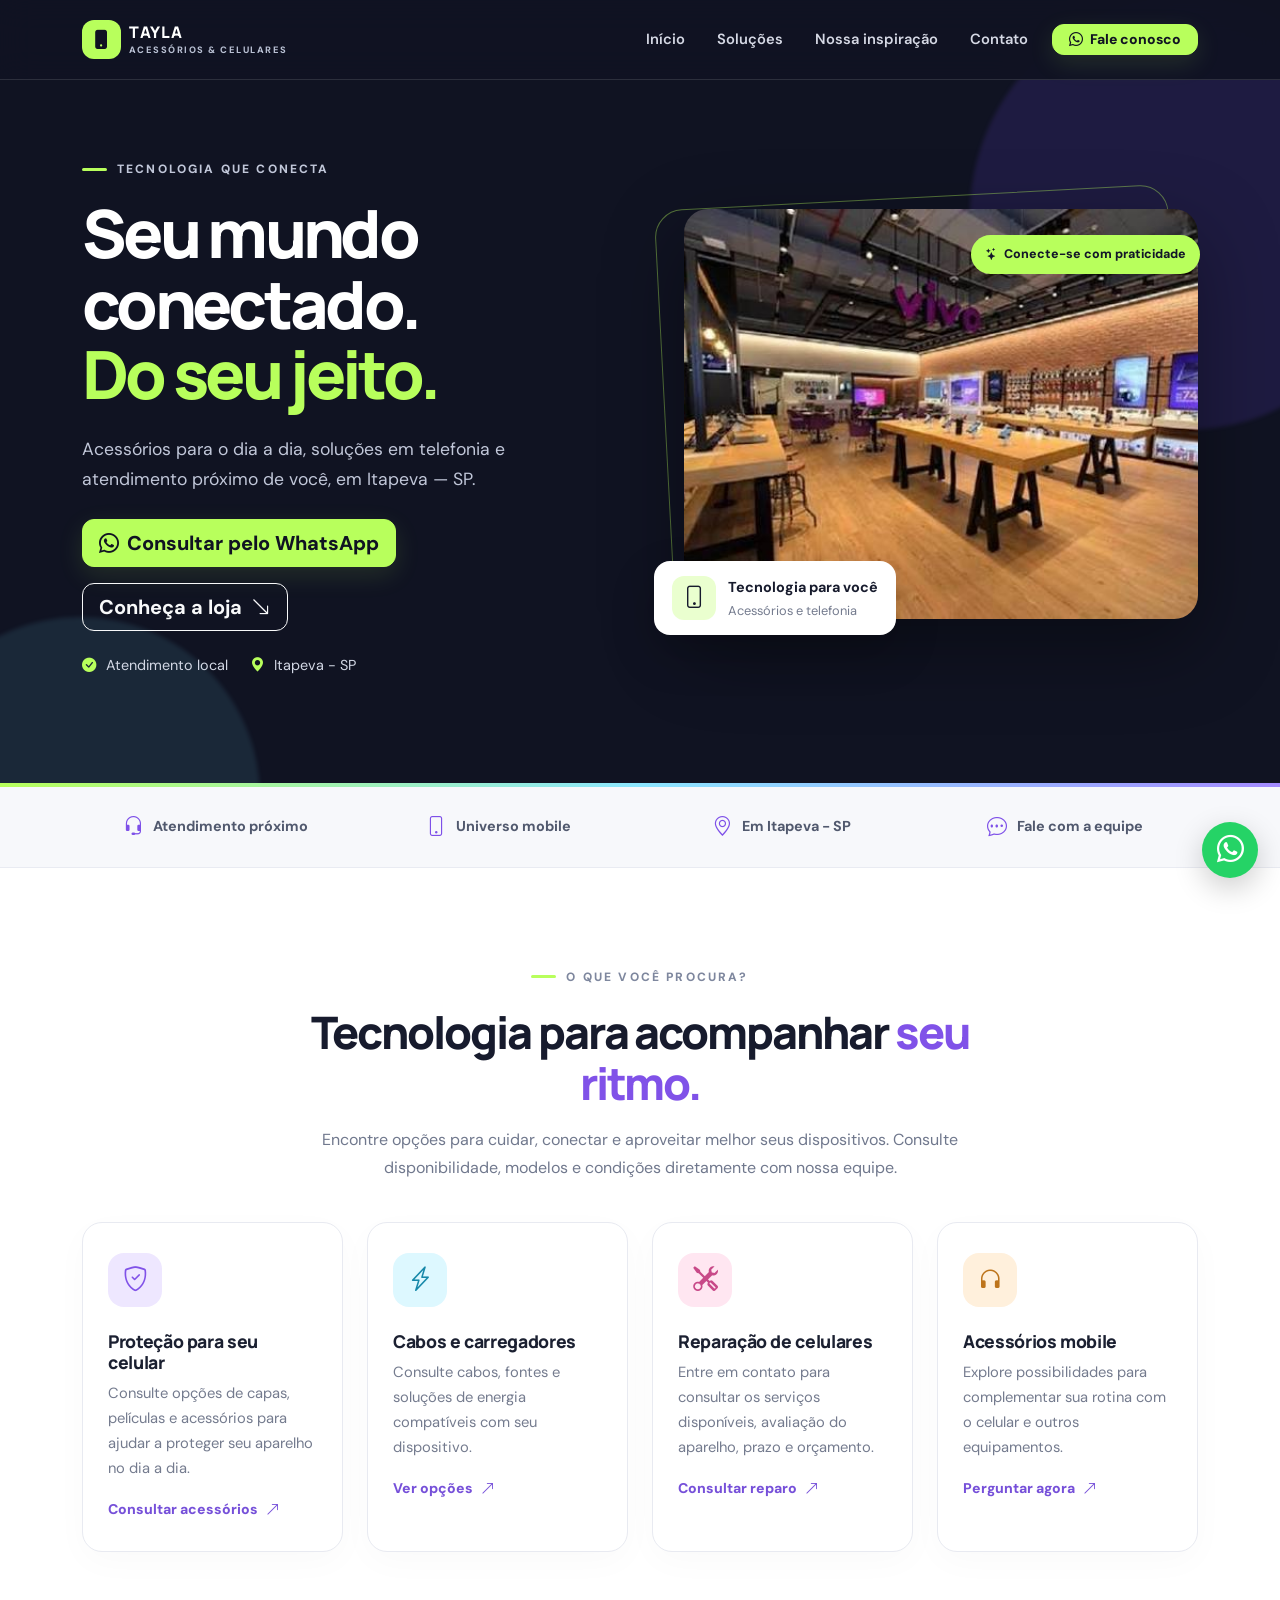
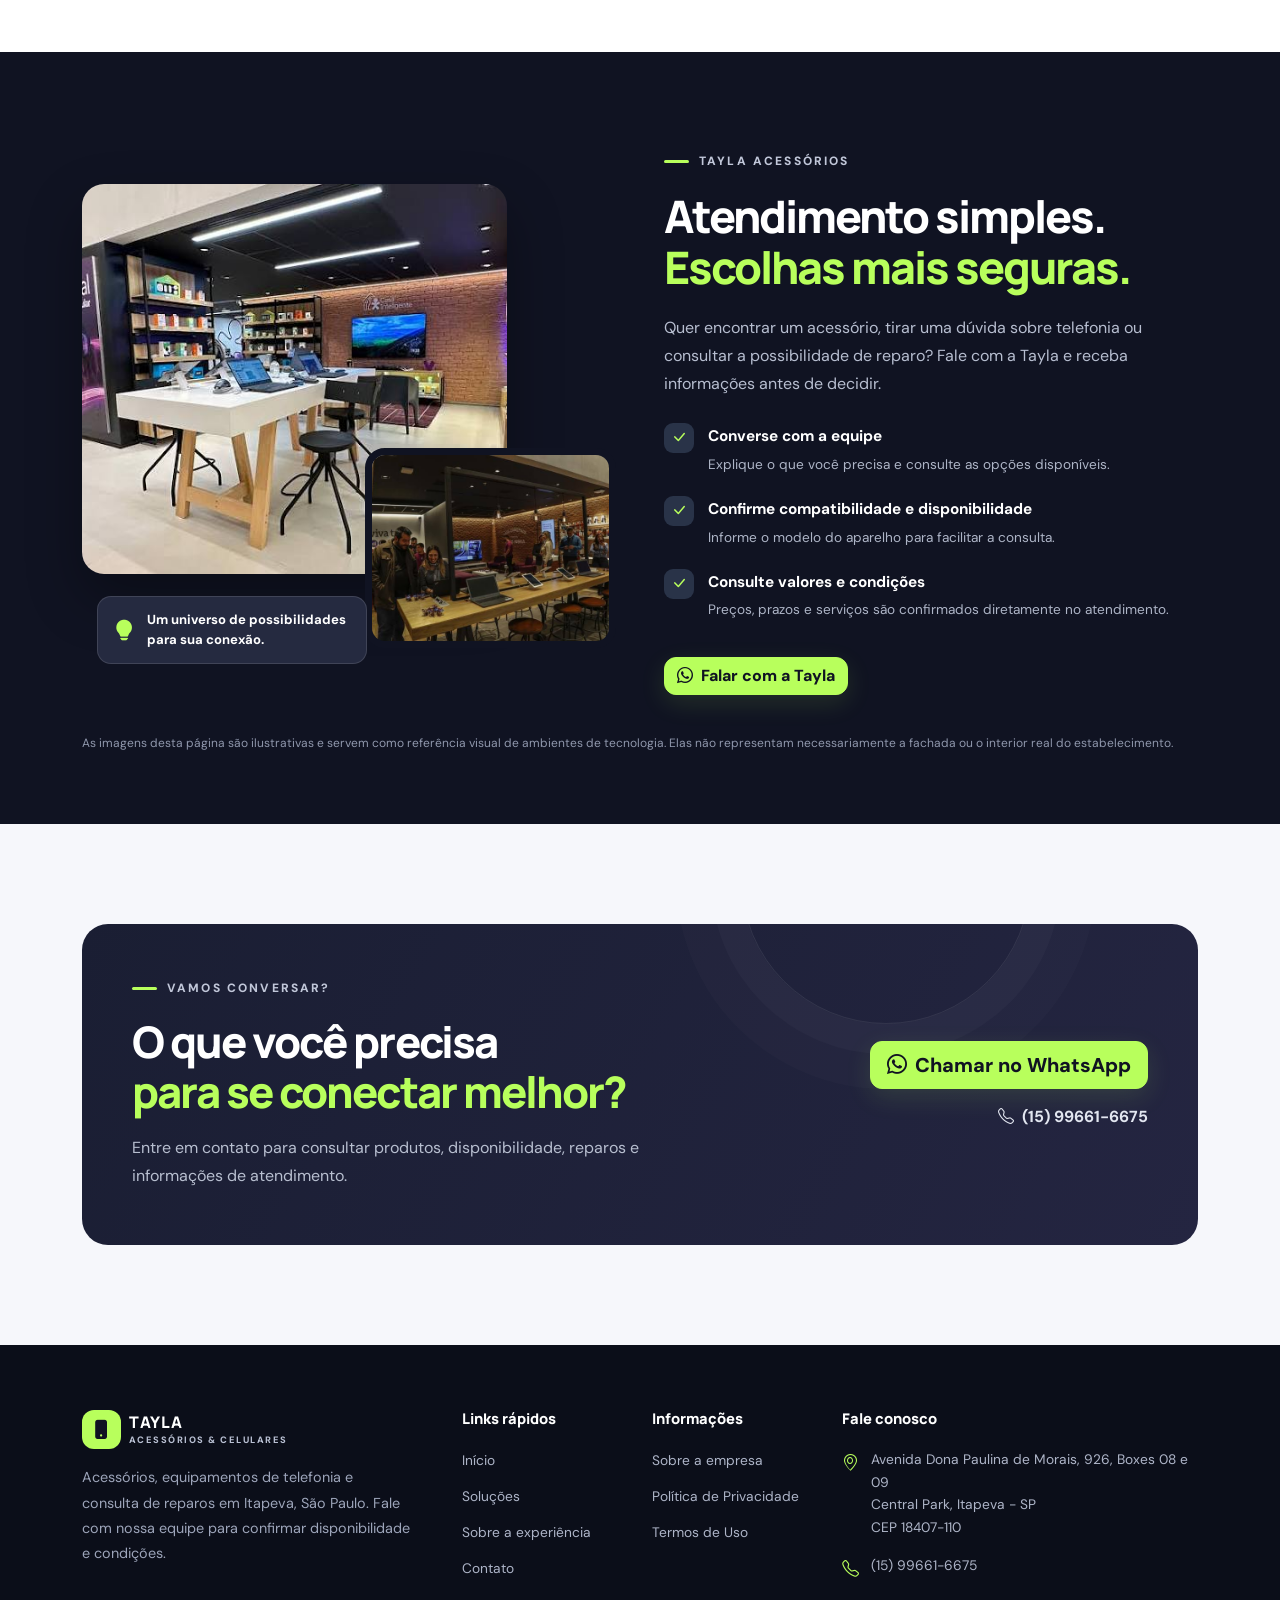
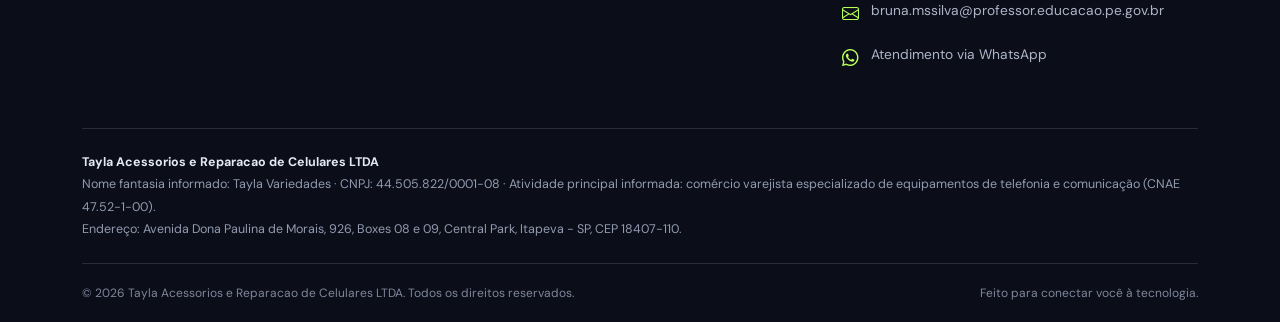
<file: index.html>
<!doctype html>
<html lang="pt-BR">
<head>
  <meta charset="utf-8">
  <meta name="viewport" content="width=device-width, initial-scale=1">
  <meta name="description" content="Tayla Acessorios e Reparacao de Celulares em Itapeva-SP. Acessórios para celular, equipamentos de telefonia e informações sobre atendimento e reparos.">
  <meta name="theme-color" content="#101322">
  <title>Tayla Acessorios e Reparacao de Celulares | Itapeva-SP</title>
  <link href="https://cdn.jsdelivr.net/npm/bootstrap@5.3.3/dist/css/bootstrap.min.css" rel="stylesheet">
  <link href="https://cdn.jsdelivr.net/npm/bootstrap-icons@1.11.3/font/bootstrap-icons.min.css" rel="stylesheet">
  <link rel="stylesheet" href="style.css">
</head>
<body>
<nav class="navbar navbar-expand-lg navbar-dark fixed-top site-nav">
  <div class="container">
    <a class="navbar-brand d-flex align-items-center gap-2" href="index.html">
      <span class="brand-icon"><i class="bi bi-phone-fill"></i></span>
      <span>TAYLA <small class="d-block">ACESSÓRIOS & CELULARES</small></span>
    </a>
    <button class="navbar-toggler" type="button" data-bs-toggle="collapse" data-bs-target="#mainNav" aria-controls="mainNav" aria-expanded="false" aria-label="Abrir menu"><span class="navbar-toggler-icon"></span></button>
    <div class="collapse navbar-collapse" id="mainNav">
      <ul class="navbar-nav ms-auto align-items-lg-center gap-lg-3">
        <li class="nav-item"><a class="nav-link" href="#inicio">Início</a></li>
        <li class="nav-item"><a class="nav-link" href="#solucoes">Soluções</a></li>
        <li class="nav-item"><a class="nav-link" href="#loja">Nossa inspiração</a></li>
        <li class="nav-item"><a class="nav-link" href="#contato">Contato</a></li>
        <li class="nav-item"><a class="btn btn-accent btn-sm px-3" href="https://wa.me/5515996616675" target="_blank" rel="noopener"><i class="bi bi-whatsapp me-1"></i> Fale conosco</a></li>
      </ul>
    </div>
  </div>
</nav>

<header class="hero-section" id="inicio">
  <div class="hero-glow glow-one"></div><div class="hero-glow glow-two"></div>
  <div class="container position-relative">
    <div class="row align-items-center g-5">
      <div class="col-lg-6">
        <div class="eyebrow"><span></span> TECNOLOGIA QUE CONECTA</div>
        <h1>Seu mundo conectado.<br><span>Do seu jeito.</span></h1>
        <p class="hero-lead">Acessórios para o dia a dia, soluções em telefonia e atendimento próximo de você, em Itapeva — SP.</p>
        <div class="d-flex flex-wrap gap-3 mt-4">
          <a class="btn btn-accent btn-lg" href="https://wa.me/5515996616675" target="_blank" rel="noopener"><i class="bi bi-whatsapp me-2"></i>Consultar pelo WhatsApp</a>
          <a class="btn btn-outline-light btn-lg" href="#solucoes">Conheça a loja <i class="bi bi-arrow-down-right ms-1"></i></a>
        </div>
        <div class="hero-points mt-4">
          <span><i class="bi bi-check-circle-fill"></i> Atendimento local</span>
          <span><i class="bi bi-geo-alt-fill"></i> Itapeva - SP</span>
        </div>
      </div>
      <div class="col-lg-6">
        <div class="hero-image-wrap">
          <img src="assets/loja-1.jpg" alt="Ambiente de loja de tecnologia com mesas de exposição de dispositivos" class="hero-image">
          <div class="floating-card"><span class="floating-icon"><i class="bi bi-phone"></i></span><div><strong>Tecnologia para você</strong><small>Acessórios e telefonia</small></div></div>
          <div class="image-tag"><i class="bi bi-stars me-1"></i> Conecte-se com praticidade</div>
        </div>
      </div>
    </div>
  </div>
  <div class="hero-bottom-line"></div>
</header>

<section class="trust-strip">
  <div class="container">
    <div class="row g-3 text-center">
      <div class="col-6 col-lg-3"><i class="bi bi-headset"></i><span>Atendimento próximo</span></div>
      <div class="col-6 col-lg-3"><i class="bi bi-phone"></i><span>Universo mobile</span></div>
      <div class="col-6 col-lg-3"><i class="bi bi-geo-alt"></i><span>Em Itapeva - SP</span></div>
      <div class="col-6 col-lg-3"><i class="bi bi-chat-dots"></i><span>Fale com a equipe</span></div>
    </div>
  </div>
</section>

<section class="section-pad" id="solucoes">
  <div class="container">
    <div class="section-heading text-center mx-auto">
      <div class="eyebrow justify-content-center"><span></span> O QUE VOCÊ PROCURA?</div>
      <h2>Tecnologia para acompanhar <span>seu ritmo.</span></h2>
      <p>Encontre opções para cuidar, conectar e aproveitar melhor seus dispositivos. Consulte disponibilidade, modelos e condições diretamente com nossa equipe.</p>
    </div>
    <div class="row g-4 mt-3">
      <div class="col-md-6 col-lg-3">
        <article class="service-card h-100"><div class="service-icon purple"><i class="bi bi-shield-check"></i></div><h3>Proteção para seu celular</h3><p>Consulte opções de capas, películas e acessórios para ajudar a proteger seu aparelho no dia a dia.</p><a href="https://wa.me/5515996616675?text=Ol%C3%A1%21%20Gostaria%20de%20consultar%20acess%C3%B3rios%20para%20celular." target="_blank" rel="noopener">Consultar acessórios <i class="bi bi-arrow-up-right"></i></a></article>
      </div>
      <div class="col-md-6 col-lg-3">
        <article class="service-card h-100"><div class="service-icon cyan"><i class="bi bi-lightning-charge"></i></div><h3>Cabos e carregadores</h3><p>Consulte cabos, fontes e soluções de energia compatíveis com seu dispositivo.</p><a href="https://wa.me/5515996616675?text=Ol%C3%A1%21%20Quero%20consultar%20cabos%20e%20carregadores." target="_blank" rel="noopener">Ver opções <i class="bi bi-arrow-up-right"></i></a></article>
      </div>
      <div class="col-md-6 col-lg-3">
        <article class="service-card h-100"><div class="service-icon pink"><i class="bi bi-tools"></i></div><h3>Reparação de celulares</h3><p>Entre em contato para consultar os serviços disponíveis, avaliação do aparelho, prazo e orçamento.</p><a href="https://wa.me/5515996616675?text=Ol%C3%A1%21%20Gostaria%20de%20consultar%20um%20reparo%20para%20celular." target="_blank" rel="noopener">Consultar reparo <i class="bi bi-arrow-up-right"></i></a></article>
      </div>
      <div class="col-md-6 col-lg-3">
        <article class="service-card h-100"><div class="service-icon orange"><i class="bi bi-headphones"></i></div><h3>Acessórios mobile</h3><p>Explore possibilidades para complementar sua rotina com o celular e outros equipamentos.</p><a href="https://wa.me/5515996616675?text=Ol%C3%A1%21%20Gostaria%20de%20conhecer%20os%20acess%C3%B3rios%20dispon%C3%ADveis." target="_blank" rel="noopener">Perguntar agora <i class="bi bi-arrow-up-right"></i></a></article>
      </div>
    </div>
  </div>
</section>

<section class="feature-section" id="loja">
  <div class="container">
    <div class="row align-items-center g-5">
      <div class="col-lg-6">
        <div class="gallery-grid">
          <img src="assets/loja-2.jpg" alt="Exemplo ilustrativo de espaço de atendimento para tecnologia" class="gallery-main">
          <img src="assets/loja-3.jpg" alt="Exemplo ilustrativo de exposição de dispositivos e acessórios" class="gallery-overlap">
          <div class="gallery-caption"><i class="bi bi-lightbulb-fill"></i><span>Um universo de possibilidades para sua conexão.</span></div>
        </div>
      </div>
      <div class="col-lg-6">
        <div class="eyebrow"><span></span> TAYLA ACESSÓRIOS</div>
        <h2>Atendimento simples.<br><span>Escolhas mais seguras.</span></h2>
        <p class="feature-copy">Quer encontrar um acessório, tirar uma dúvida sobre telefonia ou consultar a possibilidade de reparo? Fale com a Tayla e receba informações antes de decidir.</p>
        <div class="feature-list">
          <div><span><i class="bi bi-check-lg"></i></span><p><strong>Converse com a equipe</strong><small>Explique o que você precisa e consulte as opções disponíveis.</small></p></div>
          <div><span><i class="bi bi-check-lg"></i></span><p><strong>Confirme compatibilidade e disponibilidade</strong><small>Informe o modelo do aparelho para facilitar a consulta.</small></p></div>
          <div><span><i class="bi bi-check-lg"></i></span><p><strong>Consulte valores e condições</strong><small>Preços, prazos e serviços são confirmados diretamente no atendimento.</small></p></div>
        </div>
        <a class="btn btn-accent mt-3" href="https://wa.me/5515996616675" target="_blank" rel="noopener"><i class="bi bi-whatsapp me-2"></i>Falar com a Tayla</a>
      </div>
    </div>
    <p class="image-disclaimer">As imagens desta página são ilustrativas e servem como referência visual de ambientes de tecnologia. Elas não representam necessariamente a fachada ou o interior real do estabelecimento.</p>
  </div>
</section>

<section class="contact-section section-pad" id="contato">
  <div class="container">
    <div class="contact-panel">
      <div class="row align-items-center g-4">
        <div class="col-lg-7">
          <div class="eyebrow"><span></span> VAMOS CONVERSAR?</div>
          <h2>O que você precisa<br><span>para se conectar melhor?</span></h2>
          <p>Entre em contato para consultar produtos, disponibilidade, reparos e informações de atendimento.</p>
        </div>
        <div class="col-lg-5 text-lg-end">
          <a class="btn btn-accent btn-lg" href="https://wa.me/5515996616675" target="_blank" rel="noopener"><i class="bi bi-whatsapp me-2"></i>Chamar no WhatsApp</a>
          <a class="contact-phone d-block mt-3" href="tel:+5515996616675"><i class="bi bi-telephone me-2"></i>(15) 99661-6675</a>
        </div>
      </div>
    </div>
  </div>
</section>

<footer class="site-footer">
  <div class="container">
    <div class="row g-4 footer-main">
      <div class="col-lg-4">
        <a class="navbar-brand d-inline-flex align-items-center gap-2 mb-3" href="#inicio"><span class="brand-icon"><i class="bi bi-phone-fill"></i></span><span>TAYLA <small class="d-block">ACESSÓRIOS & CELULARES</small></span></a>
        <p class="footer-about">Acessórios, equipamentos de telefonia e consulta de reparos em Itapeva, São Paulo. Fale com nossa equipe para confirmar disponibilidade e condições.</p>
      </div>
      <div class="col-6 col-lg-2">
        <h3>Links rápidos</h3>
        <ul class="footer-links"><li><a href="#inicio">Início</a></li><li><a href="#solucoes">Soluções</a></li><li><a href="#loja">Sobre a experiência</a></li><li><a href="#contato">Contato</a></li></ul>
      </div>
      <div class="col-6 col-lg-2">
        <h3>Informações</h3>
        <ul class="footer-links"><li><a href="sobre.html">Sobre a empresa</a></li><li><a href="politica-privacidade.html">Política de Privacidade</a></li><li><a href="termos-uso.html">Termos de Uso</a></li></ul>
      </div>
      <div class="col-lg-4">
        <h3>Fale conosco</h3>
        <ul class="footer-contact">
          <li><i class="bi bi-geo-alt"></i><span>Avenida Dona Paulina de Morais, 926, Boxes 08 e 09<br>Central Park, Itapeva - SP<br>CEP 18407-110</span></li>
          <li><i class="bi bi-telephone"></i><a href="tel:+5515996616675">(15) 99661-6675</a></li>
          <li><i class="bi bi-envelope"></i><a href="mailto:bruna.mssilva@professor.educacao.pe.gov.br">bruna.mssilva@professor.educacao.pe.gov.br</a></li>
          <li><i class="bi bi-whatsapp"></i><a href="https://wa.me/5515996616675" target="_blank" rel="noopener">Atendimento via WhatsApp</a></li>
        </ul>
      </div>
    </div>
    <div class="company-details">
      <strong>Tayla Acessorios e Reparacao de Celulares LTDA</strong><br>
      Nome fantasia informado: Tayla Variedades · CNPJ: 44.505.822/0001-08 · Atividade principal informada: comércio varejista especializado de equipamentos de telefonia e comunicação (CNAE 47.52-1-00).<br>
      Endereço: Avenida Dona Paulina de Morais, 926, Boxes 08 e 09, Central Park, Itapeva - SP, CEP 18407-110.
    </div>
    <div class="footer-bottom"><span>© <span id="year"></span> Tayla Acessorios e Reparacao de Celulares LTDA. Todos os direitos reservados.</span><span>Feito para conectar você à tecnologia.</span></div>
  </div>
</footer>
<a class="whatsapp-float" href="https://wa.me/5515996616675" target="_blank" rel="noopener" aria-label="Fale conosco pelo WhatsApp"><i class="bi bi-whatsapp"></i></a>
<script src="https://cdn.jsdelivr.net/npm/bootstrap@5.3.3/dist/js/bootstrap.bundle.min.js"></script>
<script>document.getElementById('year').textContent = new Date().getFullYear();</script>
</body>
</html>
</file>
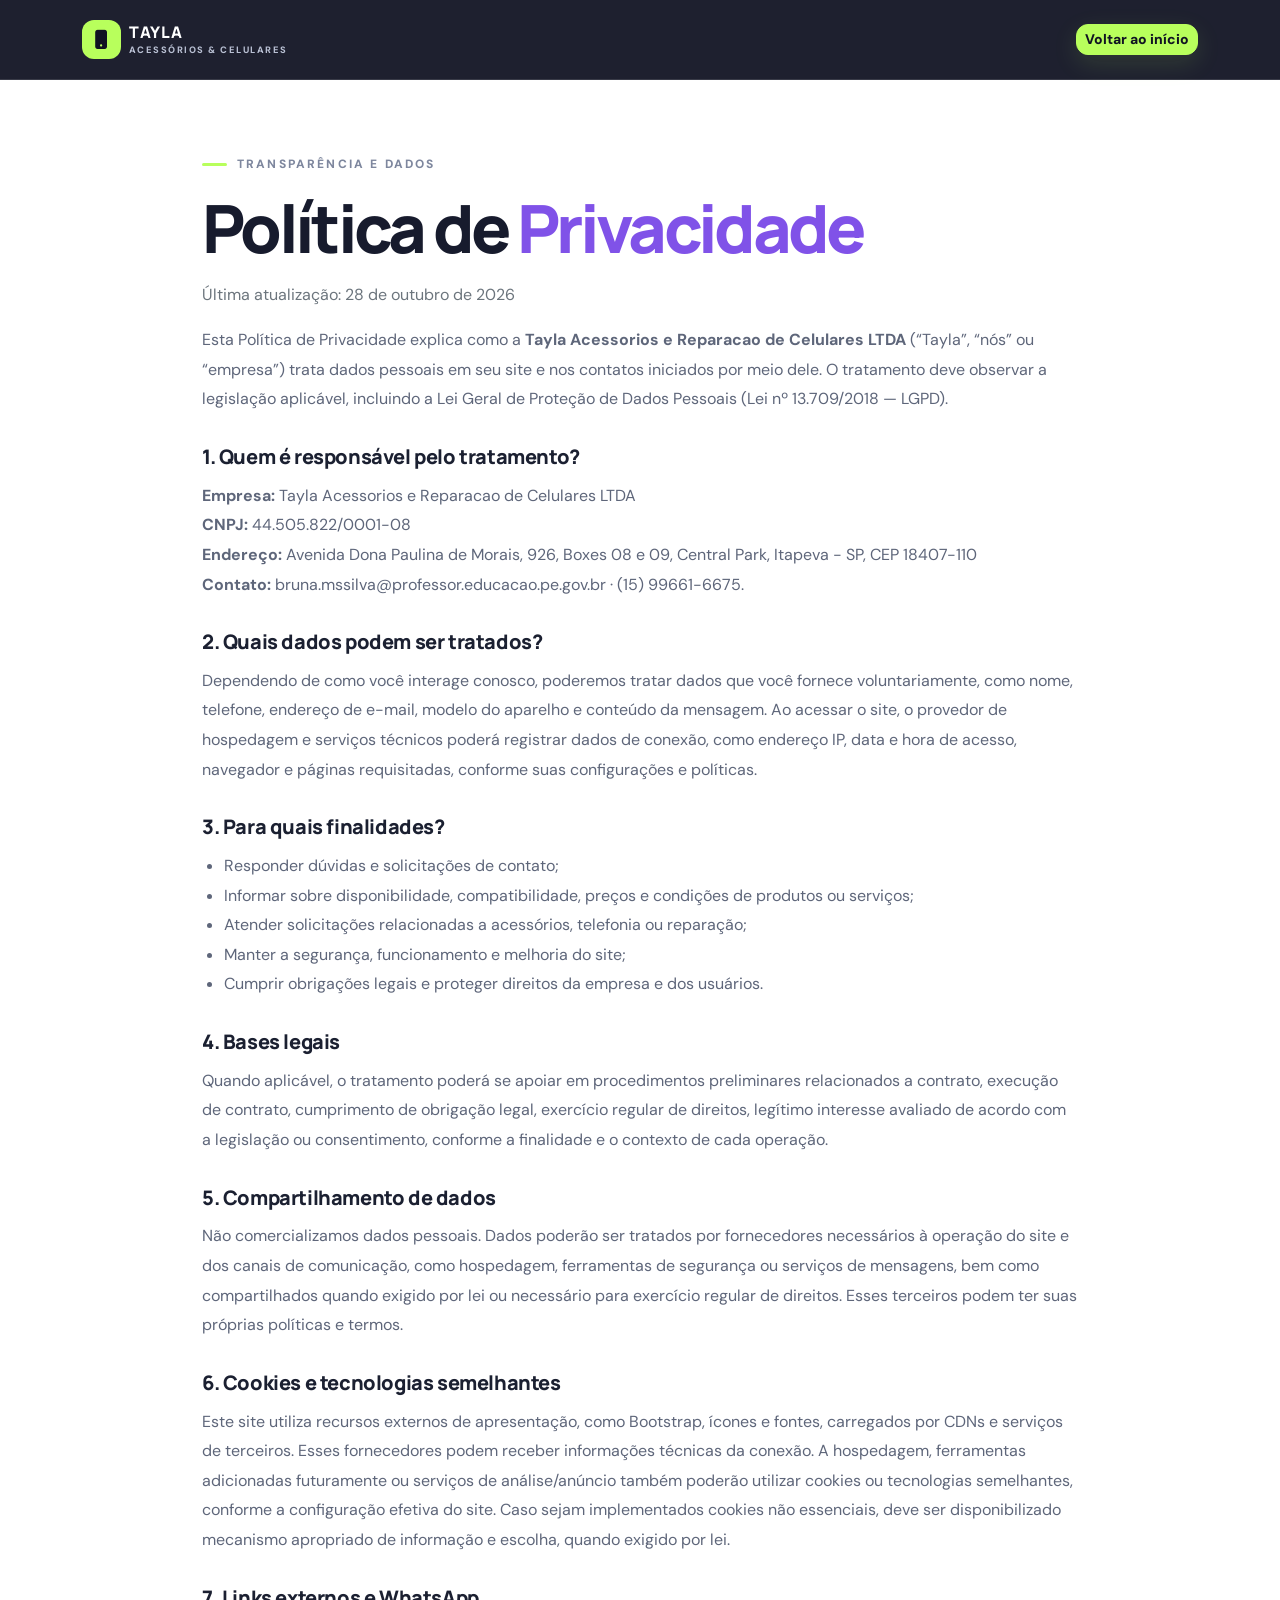
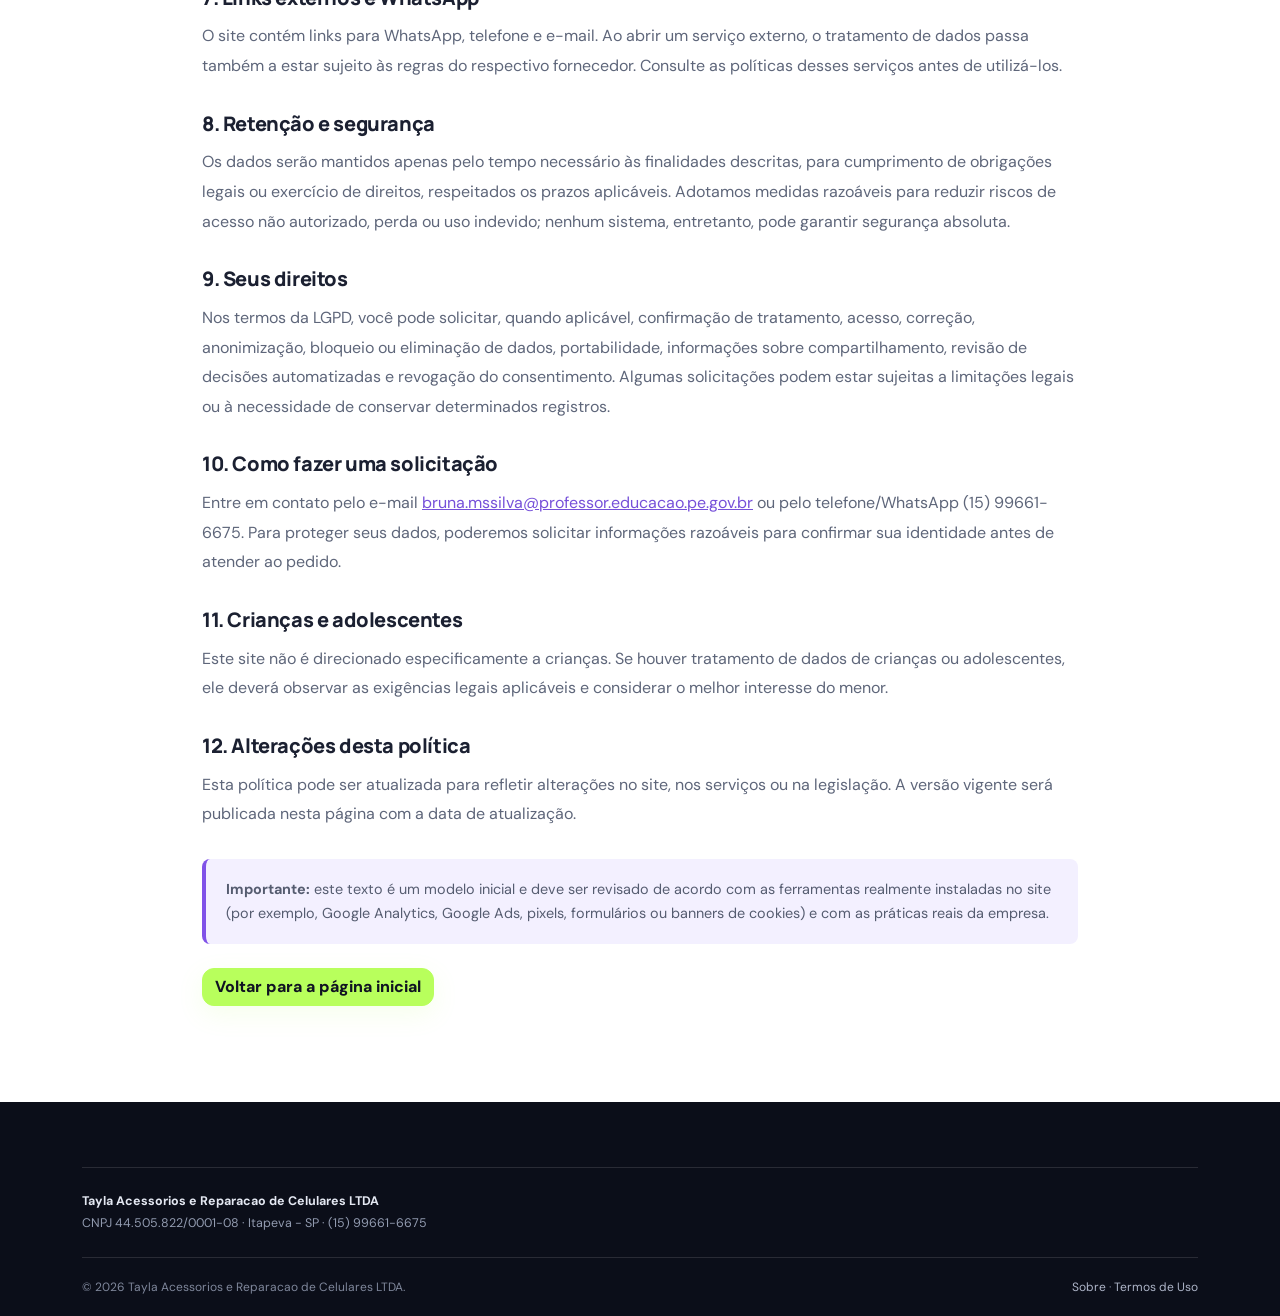
<file: politica-privacidade.html>
<!doctype html>
<html lang="pt-BR"><head><meta charset="utf-8"><meta name="viewport" content="width=device-width, initial-scale=1"><meta name="description" content="Política de Privacidade do site Tayla Acessorios e Reparacao de Celulares LTDA."><title>Política de Privacidade | Tayla</title><link href="https://cdn.jsdelivr.net/npm/bootstrap@5.3.3/dist/css/bootstrap.min.css" rel="stylesheet"><link href="https://cdn.jsdelivr.net/npm/bootstrap-icons@1.11.3/font/bootstrap-icons.min.css" rel="stylesheet"><link rel="stylesheet" href="style.css"></head>
<body><nav class="navbar navbar-expand-lg navbar-dark site-nav"><div class="container"><a class="navbar-brand d-flex align-items-center gap-2" href="index.html"><span class="brand-icon"><i class="bi bi-phone-fill"></i></span><span>TAYLA <small class="d-block">ACESSÓRIOS & CELULARES</small></span></a><a class="btn btn-accent btn-sm ms-auto" href="index.html">Voltar ao início</a></div></nav>
<main class="container legal-content"><div class="eyebrow"><span></span> TRANSPARÊNCIA E DADOS</div><h1 class="legal-title">Política de <span>Privacidade</span></h1><p class="text-secondary">Última atualização: 28 de outubro de 2026</p>
<p>Esta Política de Privacidade explica como a <strong>Tayla Acessorios e Reparacao de Celulares LTDA</strong> (“Tayla”, “nós” ou “empresa”) trata dados pessoais em seu site e nos contatos iniciados por meio dele. O tratamento deve observar a legislação aplicável, incluindo a Lei Geral de Proteção de Dados Pessoais (Lei nº 13.709/2018 — LGPD).</p>
<h2>1. Quem é responsável pelo tratamento?</h2><p><strong>Empresa:</strong> Tayla Acessorios e Reparacao de Celulares LTDA<br><strong>CNPJ:</strong> 44.505.822/0001-08<br><strong>Endereço:</strong> Avenida Dona Paulina de Morais, 926, Boxes 08 e 09, Central Park, Itapeva - SP, CEP 18407-110<br><strong>Contato:</strong> bruna.mssilva@professor.educacao.pe.gov.br · (15) 99661-6675.</p>
<h2>2. Quais dados podem ser tratados?</h2><p>Dependendo de como você interage conosco, poderemos tratar dados que você fornece voluntariamente, como nome, telefone, endereço de e-mail, modelo do aparelho e conteúdo da mensagem. Ao acessar o site, o provedor de hospedagem e serviços técnicos poderá registrar dados de conexão, como endereço IP, data e hora de acesso, navegador e páginas requisitadas, conforme suas configurações e políticas.</p>
<h2>3. Para quais finalidades?</h2><ul><li>Responder dúvidas e solicitações de contato;</li><li>Informar sobre disponibilidade, compatibilidade, preços e condições de produtos ou serviços;</li><li>Atender solicitações relacionadas a acessórios, telefonia ou reparação;</li><li>Manter a segurança, funcionamento e melhoria do site;</li><li>Cumprir obrigações legais e proteger direitos da empresa e dos usuários.</li></ul>
<h2>4. Bases legais</h2><p>Quando aplicável, o tratamento poderá se apoiar em procedimentos preliminares relacionados a contrato, execução de contrato, cumprimento de obrigação legal, exercício regular de direitos, legítimo interesse avaliado de acordo com a legislação ou consentimento, conforme a finalidade e o contexto de cada operação.</p>
<h2>5. Compartilhamento de dados</h2><p>Não comercializamos dados pessoais. Dados poderão ser tratados por fornecedores necessários à operação do site e dos canais de comunicação, como hospedagem, ferramentas de segurança ou serviços de mensagens, bem como compartilhados quando exigido por lei ou necessário para exercício regular de direitos. Esses terceiros podem ter suas próprias políticas e termos.</p>
<h2>6. Cookies e tecnologias semelhantes</h2><p>Este site utiliza recursos externos de apresentação, como Bootstrap, ícones e fontes, carregados por CDNs e serviços de terceiros. Esses fornecedores podem receber informações técnicas da conexão. A hospedagem, ferramentas adicionadas futuramente ou serviços de análise/anúncio também poderão utilizar cookies ou tecnologias semelhantes, conforme a configuração efetiva do site. Caso sejam implementados cookies não essenciais, deve ser disponibilizado mecanismo apropriado de informação e escolha, quando exigido por lei.</p>
<h2>7. Links externos e WhatsApp</h2><p>O site contém links para WhatsApp, telefone e e-mail. Ao abrir um serviço externo, o tratamento de dados passa também a estar sujeito às regras do respectivo fornecedor. Consulte as políticas desses serviços antes de utilizá-los.</p>
<h2>8. Retenção e segurança</h2><p>Os dados serão mantidos apenas pelo tempo necessário às finalidades descritas, para cumprimento de obrigações legais ou exercício de direitos, respeitados os prazos aplicáveis. Adotamos medidas razoáveis para reduzir riscos de acesso não autorizado, perda ou uso indevido; nenhum sistema, entretanto, pode garantir segurança absoluta.</p>
<h2>9. Seus direitos</h2><p>Nos termos da LGPD, você pode solicitar, quando aplicável, confirmação de tratamento, acesso, correção, anonimização, bloqueio ou eliminação de dados, portabilidade, informações sobre compartilhamento, revisão de decisões automatizadas e revogação do consentimento. Algumas solicitações podem estar sujeitas a limitações legais ou à necessidade de conservar determinados registros.</p>
<h2>10. Como fazer uma solicitação</h2><p>Entre em contato pelo e-mail <a href="mailto:bruna.mssilva@professor.educacao.pe.gov.br">bruna.mssilva@professor.educacao.pe.gov.br</a> ou pelo telefone/WhatsApp (15) 99661-6675. Para proteger seus dados, poderemos solicitar informações razoáveis para confirmar sua identidade antes de atender ao pedido.</p>
<h2>11. Crianças e adolescentes</h2><p>Este site não é direcionado especificamente a crianças. Se houver tratamento de dados de crianças ou adolescentes, ele deverá observar as exigências legais aplicáveis e considerar o melhor interesse do menor.</p>
<h2>12. Alterações desta política</h2><p>Esta política pode ser atualizada para refletir alterações no site, nos serviços ou na legislação. A versão vigente será publicada nesta página com a data de atualização.</p>
<div class="legal-note"><strong>Importante:</strong> este texto é um modelo inicial e deve ser revisado de acordo com as ferramentas realmente instaladas no site (por exemplo, Google Analytics, Google Ads, pixels, formulários ou banners de cookies) e com as práticas reais da empresa.</div>
<p class="mt-4"><a href="index.html" class="btn btn-accent">Voltar para a página inicial</a></p></main>
<footer class="site-footer"><div class="container"><div class="company-details"><strong>Tayla Acessorios e Reparacao de Celulares LTDA</strong><br>CNPJ 44.505.822/0001-08 · Itapeva - SP · (15) 99661-6675</div><div class="footer-bottom"><span>© <span class="year"></span> Tayla Acessorios e Reparacao de Celulares LTDA.</span><span><a href="sobre.html">Sobre</a> · <a href="termos-uso.html">Termos de Uso</a></span></div></div></footer><script>document.querySelector('.year').textContent=new Date().getFullYear()</script></body></html>
</file>
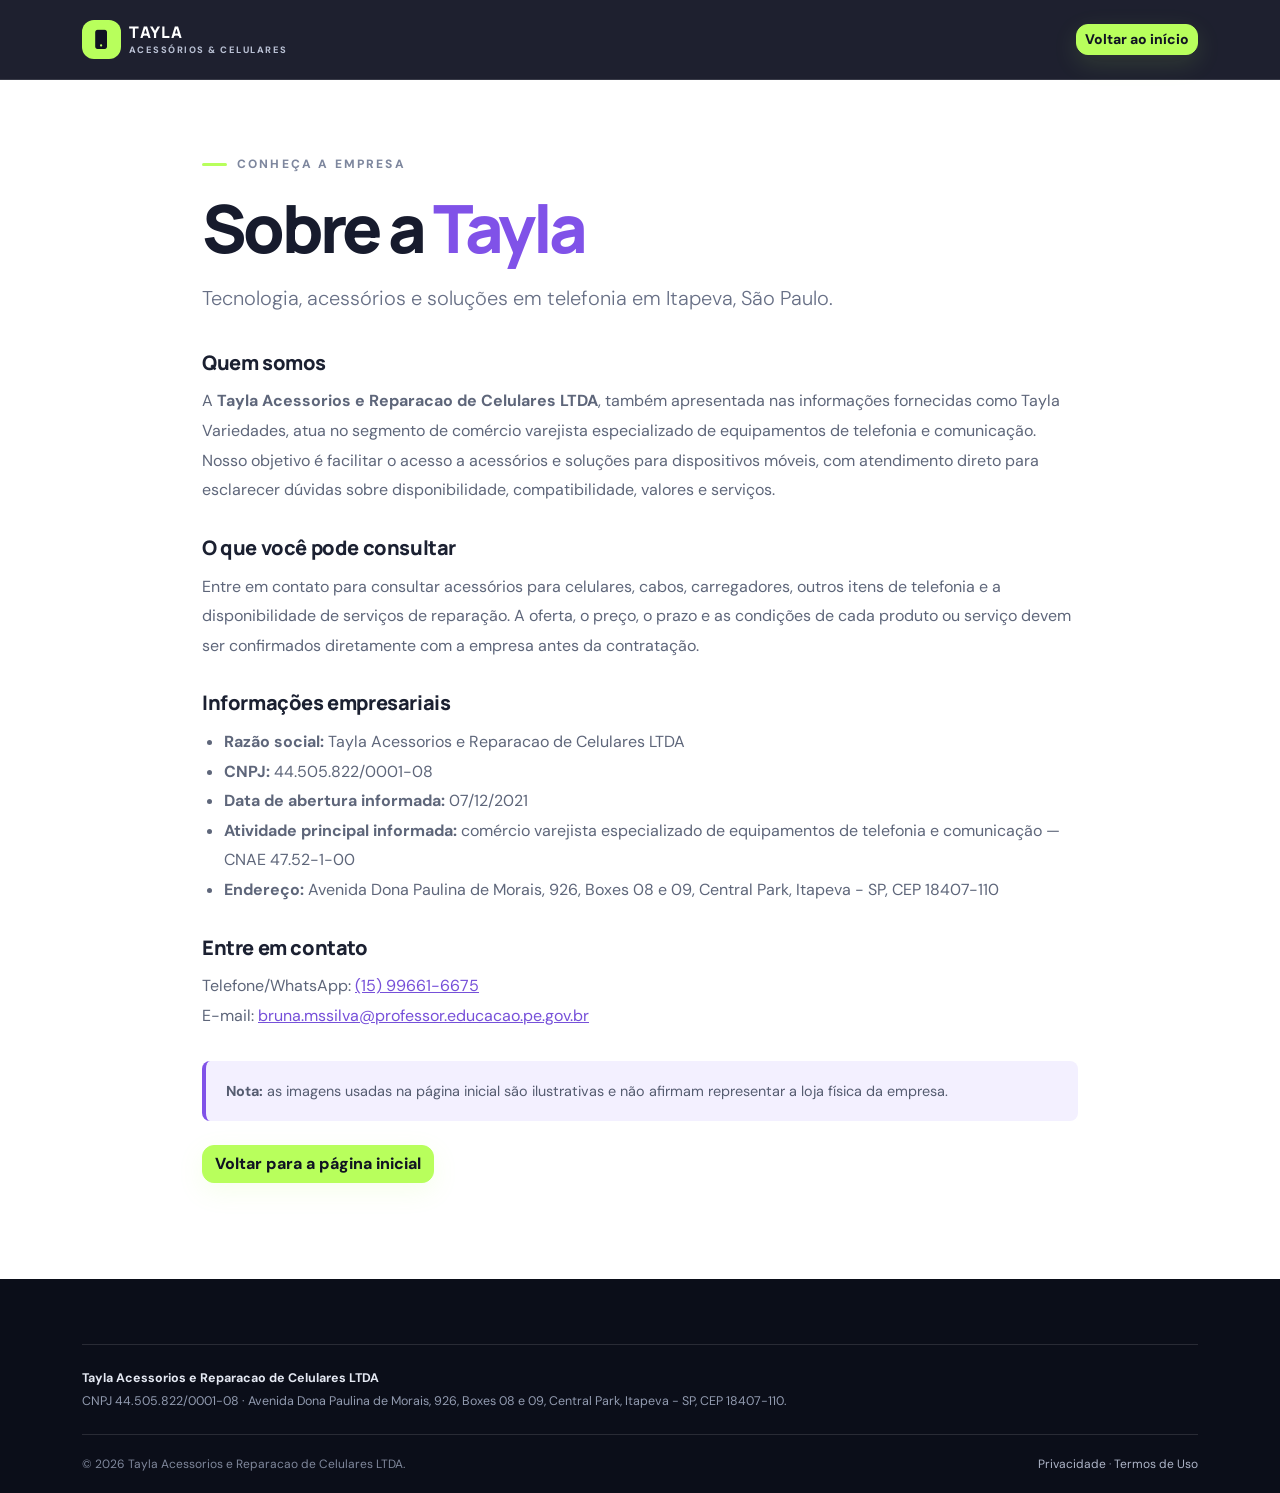
<file: sobre.html>
<!doctype html>
<html lang="pt-BR"><head><meta charset="utf-8"><meta name="viewport" content="width=device-width, initial-scale=1"><meta name="description" content="Conheça a Tayla Acessorios e Reparacao de Celulares LTDA, em Itapeva-SP."><title>Sobre | Tayla Acessorios e Reparacao de Celulares</title><link href="https://cdn.jsdelivr.net/npm/bootstrap@5.3.3/dist/css/bootstrap.min.css" rel="stylesheet"><link href="https://cdn.jsdelivr.net/npm/bootstrap-icons@1.11.3/font/bootstrap-icons.min.css" rel="stylesheet"><link rel="stylesheet" href="style.css"></head>
<body class="legal-page"><nav class="navbar navbar-expand-lg navbar-dark site-nav"><div class="container"><a class="navbar-brand d-flex align-items-center gap-2" href="index.html"><span class="brand-icon"><i class="bi bi-phone-fill"></i></span><span>TAYLA <small class="d-block">ACESSÓRIOS & CELULARES</small></span></a><a class="btn btn-accent btn-sm ms-auto" href="index.html">Voltar ao início</a></div></nav>
<main class="container legal-content"><div class="eyebrow"><span></span> CONHEÇA A EMPRESA</div><h1 class="legal-title">Sobre a <span>Tayla</span></h1><p class="lead">Tecnologia, acessórios e soluções em telefonia em Itapeva, São Paulo.</p>
<h2>Quem somos</h2><p>A <strong>Tayla Acessorios e Reparacao de Celulares LTDA</strong>, também apresentada nas informações fornecidas como Tayla Variedades, atua no segmento de comércio varejista especializado de equipamentos de telefonia e comunicação. Nosso objetivo é facilitar o acesso a acessórios e soluções para dispositivos móveis, com atendimento direto para esclarecer dúvidas sobre disponibilidade, compatibilidade, valores e serviços.</p>
<h2>O que você pode consultar</h2><p>Entre em contato para consultar acessórios para celulares, cabos, carregadores, outros itens de telefonia e a disponibilidade de serviços de reparação. A oferta, o preço, o prazo e as condições de cada produto ou serviço devem ser confirmados diretamente com a empresa antes da contratação.</p>
<h2>Informações empresariais</h2><ul><li><strong>Razão social:</strong> Tayla Acessorios e Reparacao de Celulares LTDA</li><li><strong>CNPJ:</strong> 44.505.822/0001-08</li><li><strong>Data de abertura informada:</strong> 07/12/2021</li><li><strong>Atividade principal informada:</strong> comércio varejista especializado de equipamentos de telefonia e comunicação — CNAE 47.52-1-00</li><li><strong>Endereço:</strong> Avenida Dona Paulina de Morais, 926, Boxes 08 e 09, Central Park, Itapeva - SP, CEP 18407-110</li></ul>
<h2>Entre em contato</h2><p>Telefone/WhatsApp: <a href="https://wa.me/5515996616675">(15) 99661-6675</a><br>E-mail: <a href="mailto:bruna.mssilva@professor.educacao.pe.gov.br">bruna.mssilva@professor.educacao.pe.gov.br</a></p>
<div class="legal-note"><strong>Nota:</strong> as imagens usadas na página inicial são ilustrativas e não afirmam representar a loja física da empresa.</div>
<p class="mt-4"><a href="index.html" class="btn btn-accent">Voltar para a página inicial</a></p></main>
<footer class="site-footer"><div class="container"><div class="company-details"><strong>Tayla Acessorios e Reparacao de Celulares LTDA</strong><br>CNPJ 44.505.822/0001-08 · Avenida Dona Paulina de Morais, 926, Boxes 08 e 09, Central Park, Itapeva - SP, CEP 18407-110.</div><div class="footer-bottom"><span>© <span class="year"></span> Tayla Acessorios e Reparacao de Celulares LTDA.</span><span><a href="politica-privacidade.html">Privacidade</a> · <a href="termos-uso.html">Termos de Uso</a></span></div></div></footer><script>document.querySelector('.year').textContent=new Date().getFullYear()</script></body></html>
</file>
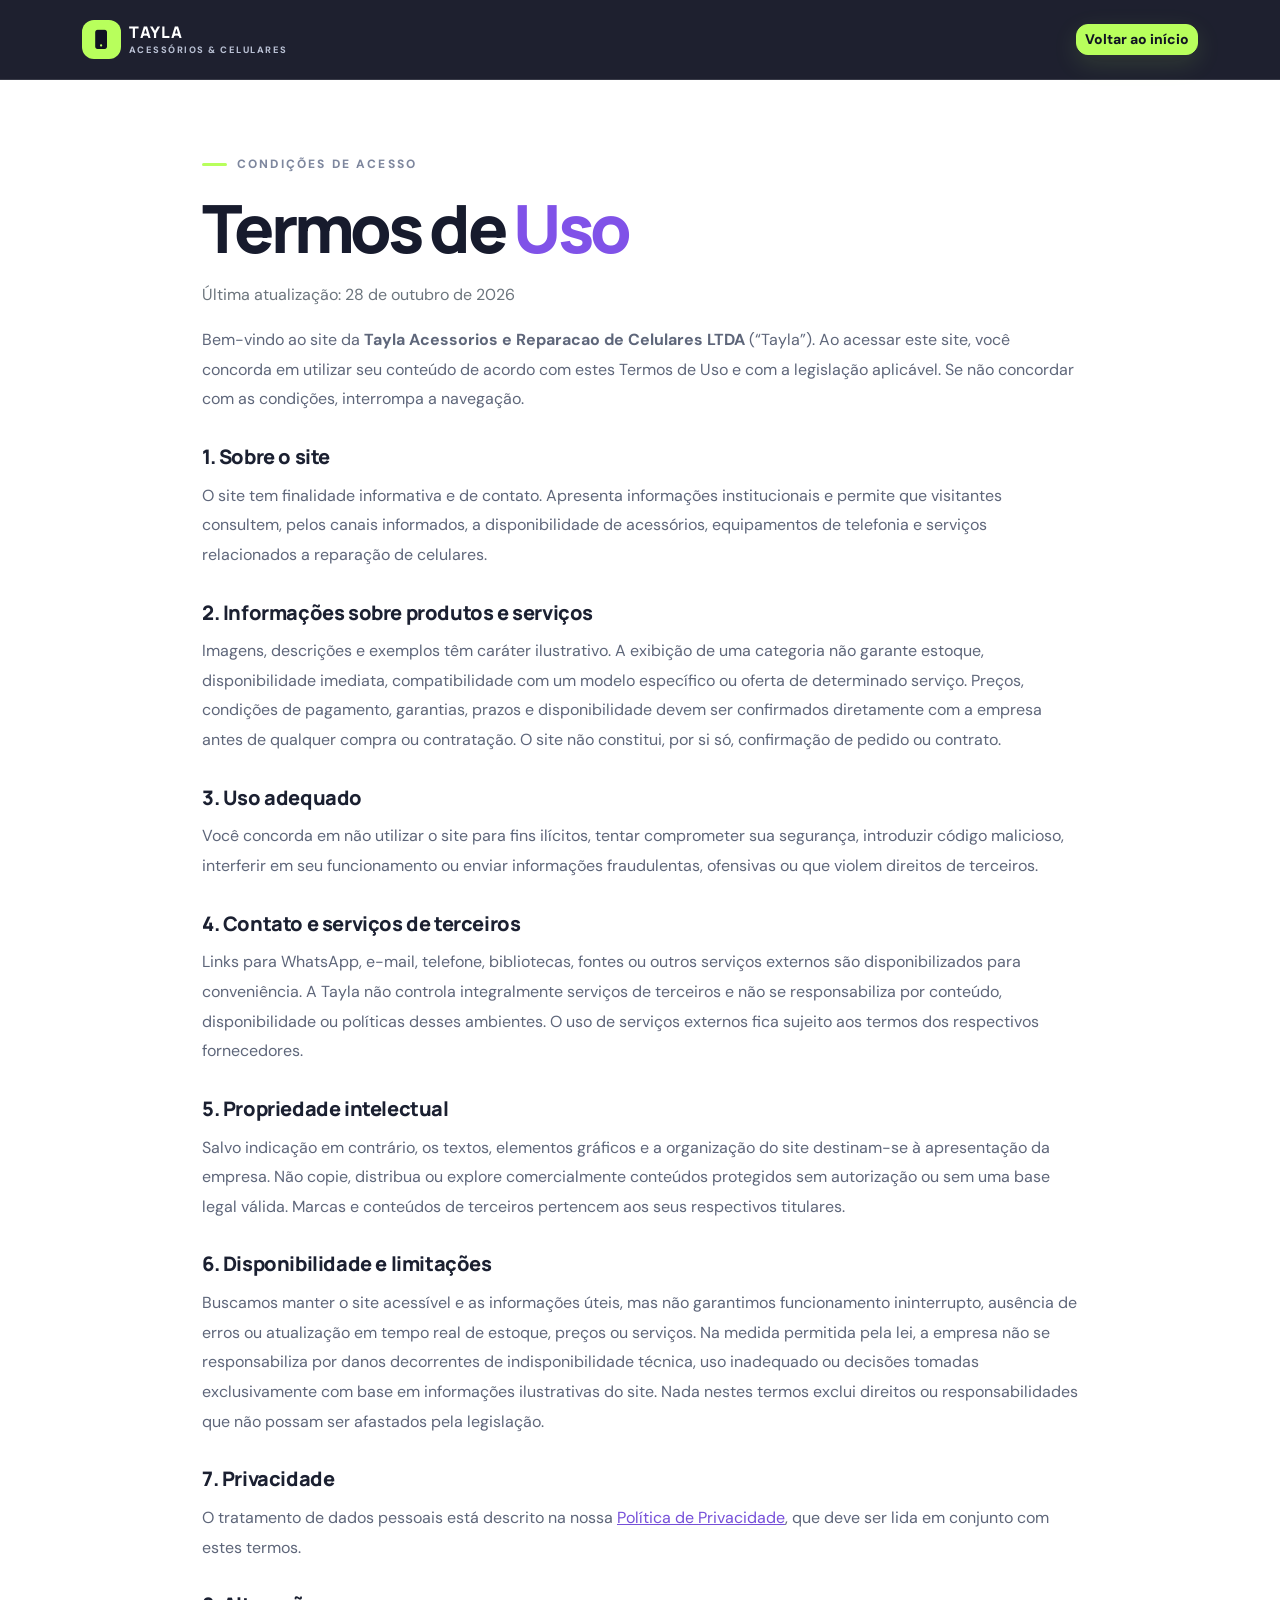
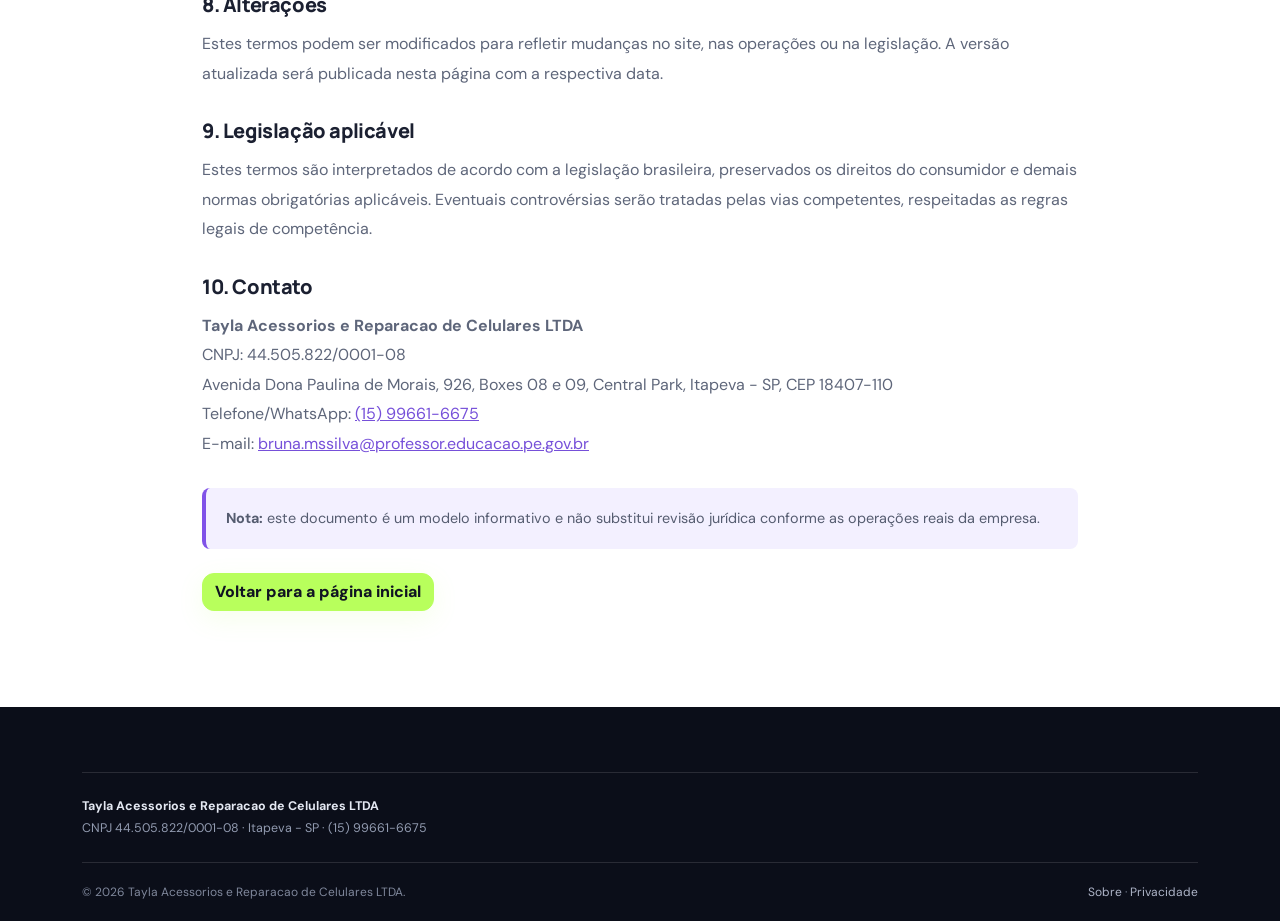
<file: termos-uso.html>
<!doctype html>
<html lang="pt-BR"><head><meta charset="utf-8"><meta name="viewport" content="width=device-width, initial-scale=1"><meta name="description" content="Termos de Uso do site Tayla Acessorios e Reparacao de Celulares LTDA."><title>Termos de Uso | Tayla</title><link href="https://cdn.jsdelivr.net/npm/bootstrap@5.3.3/dist/css/bootstrap.min.css" rel="stylesheet"><link href="https://cdn.jsdelivr.net/npm/bootstrap-icons@1.11.3/font/bootstrap-icons.min.css" rel="stylesheet"><link rel="stylesheet" href="style.css"></head>
<body><nav class="navbar navbar-expand-lg navbar-dark site-nav"><div class="container"><a class="navbar-brand d-flex align-items-center gap-2" href="index.html"><span class="brand-icon"><i class="bi bi-phone-fill"></i></span><span>TAYLA <small class="d-block">ACESSÓRIOS & CELULARES</small></span></a><a class="btn btn-accent btn-sm ms-auto" href="index.html">Voltar ao início</a></div></nav>
<main class="container legal-content"><div class="eyebrow"><span></span> CONDIÇÕES DE ACESSO</div><h1 class="legal-title">Termos de <span>Uso</span></h1><p class="text-secondary">Última atualização: 28 de outubro de 2026</p>
<p>Bem-vindo ao site da <strong>Tayla Acessorios e Reparacao de Celulares LTDA</strong> (“Tayla”). Ao acessar este site, você concorda em utilizar seu conteúdo de acordo com estes Termos de Uso e com a legislação aplicável. Se não concordar com as condições, interrompa a navegação.</p>
<h2>1. Sobre o site</h2><p>O site tem finalidade informativa e de contato. Apresenta informações institucionais e permite que visitantes consultem, pelos canais informados, a disponibilidade de acessórios, equipamentos de telefonia e serviços relacionados a reparação de celulares.</p>
<h2>2. Informações sobre produtos e serviços</h2><p>Imagens, descrições e exemplos têm caráter ilustrativo. A exibição de uma categoria não garante estoque, disponibilidade imediata, compatibilidade com um modelo específico ou oferta de determinado serviço. Preços, condições de pagamento, garantias, prazos e disponibilidade devem ser confirmados diretamente com a empresa antes de qualquer compra ou contratação. O site não constitui, por si só, confirmação de pedido ou contrato.</p>
<h2>3. Uso adequado</h2><p>Você concorda em não utilizar o site para fins ilícitos, tentar comprometer sua segurança, introduzir código malicioso, interferir em seu funcionamento ou enviar informações fraudulentas, ofensivas ou que violem direitos de terceiros.</p>
<h2>4. Contato e serviços de terceiros</h2><p>Links para WhatsApp, e-mail, telefone, bibliotecas, fontes ou outros serviços externos são disponibilizados para conveniência. A Tayla não controla integralmente serviços de terceiros e não se responsabiliza por conteúdo, disponibilidade ou políticas desses ambientes. O uso de serviços externos fica sujeito aos termos dos respectivos fornecedores.</p>
<h2>5. Propriedade intelectual</h2><p>Salvo indicação em contrário, os textos, elementos gráficos e a organização do site destinam-se à apresentação da empresa. Não copie, distribua ou explore comercialmente conteúdos protegidos sem autorização ou sem uma base legal válida. Marcas e conteúdos de terceiros pertencem aos seus respectivos titulares.</p>
<h2>6. Disponibilidade e limitações</h2><p>Buscamos manter o site acessível e as informações úteis, mas não garantimos funcionamento ininterrupto, ausência de erros ou atualização em tempo real de estoque, preços ou serviços. Na medida permitida pela lei, a empresa não se responsabiliza por danos decorrentes de indisponibilidade técnica, uso inadequado ou decisões tomadas exclusivamente com base em informações ilustrativas do site. Nada nestes termos exclui direitos ou responsabilidades que não possam ser afastados pela legislação.</p>
<h2>7. Privacidade</h2><p>O tratamento de dados pessoais está descrito na nossa <a href="politica-privacidade.html">Política de Privacidade</a>, que deve ser lida em conjunto com estes termos.</p>
<h2>8. Alterações</h2><p>Estes termos podem ser modificados para refletir mudanças no site, nas operações ou na legislação. A versão atualizada será publicada nesta página com a respectiva data.</p>
<h2>9. Legislação aplicável</h2><p>Estes termos são interpretados de acordo com a legislação brasileira, preservados os direitos do consumidor e demais normas obrigatórias aplicáveis. Eventuais controvérsias serão tratadas pelas vias competentes, respeitadas as regras legais de competência.</p>
<h2>10. Contato</h2><p><strong>Tayla Acessorios e Reparacao de Celulares LTDA</strong><br>CNPJ: 44.505.822/0001-08<br>Avenida Dona Paulina de Morais, 926, Boxes 08 e 09, Central Park, Itapeva - SP, CEP 18407-110<br>Telefone/WhatsApp: <a href="https://wa.me/5515996616675">(15) 99661-6675</a><br>E-mail: <a href="mailto:bruna.mssilva@professor.educacao.pe.gov.br">bruna.mssilva@professor.educacao.pe.gov.br</a></p>
<div class="legal-note"><strong>Nota:</strong> este documento é um modelo informativo e não substitui revisão jurídica conforme as operações reais da empresa.</div>
<p class="mt-4"><a href="index.html" class="btn btn-accent">Voltar para a página inicial</a></p></main>
<footer class="site-footer"><div class="container"><div class="company-details"><strong>Tayla Acessorios e Reparacao de Celulares LTDA</strong><br>CNPJ 44.505.822/0001-08 · Itapeva - SP · (15) 99661-6675</div><div class="footer-bottom"><span>© <span class="year"></span> Tayla Acessorios e Reparacao de Celulares LTDA.</span><span><a href="sobre.html">Sobre</a> · <a href="politica-privacidade.html">Privacidade</a></span></div></div></footer><script>document.querySelector('.year').textContent=new Date().getFullYear()</script></body></html>
</file>
<file: style.css>
@import url('https://fonts.googleapis.com/css2?family=DM+Sans:wght@400;500;600;700&family=Manrope:wght@400;500;600;700;800&display=swap');
:root{--bg:#101322;--bg2:#171b2d;--ink:#f7f8fc;--muted:#b5bbce;--accent:#b8ff5c;--accent2:#8ce6ff;--line:rgba(255,255,255,.12)}
*{box-sizing:border-box}html{scroll-behavior:smooth;scroll-padding-top:90px}body{margin:0;background:#fff;color:#1b2031;font-family:'DM Sans',sans-serif}h1,h2,h3,.navbar-brand{font-family:'Manrope',sans-serif}h1{font-size:clamp(2.8rem,5.2vw,4.6rem);font-weight:800;letter-spacing:-.055em;line-height:1.06}h1 span,h2 span{color:var(--accent)}h2{font-weight:800;letter-spacing:-.045em;font-size:clamp(2rem,3.5vw,3.2rem);line-height:1.14}p{line-height:1.75}.site-nav{background:rgba(16,19,34,.94);backdrop-filter:blur(16px);border-bottom:1px solid var(--line);padding:15px 0}.navbar-brand{font-weight:800;letter-spacing:.04em;color:#fff!important;font-size:1rem;line-height:1.05}.navbar-brand small{font-family:'DM Sans',sans-serif;font-size:.58rem;letter-spacing:.16em;color:#b9c0d3;margin-top:5px}.brand-icon{width:39px;height:39px;display:inline-grid;place-items:center;background:var(--accent);color:#101322;border-radius:12px;font-size:1.2rem}.nav-link{color:#d5d8e4!important;font-weight:600;font-size:.92rem}.nav-link:hover{color:var(--accent)!important}.btn-accent{background:var(--accent);border:1px solid var(--accent);color:#101322;font-weight:800;border-radius:12px;box-shadow:0 8px 26px rgba(184,255,92,.12);transition:.2s}.btn-accent:hover{background:#d0ff95;border-color:#d0ff95;color:#101322;transform:translateY(-2px)}.btn-outline-light{border-radius:12px;font-weight:700}.hero-section{position:relative;overflow:hidden;background:var(--bg);color:#fff;padding:160px 0 110px;min-height:720px}.hero-glow{position:absolute;border-radius:50%;filter:blur(2px);pointer-events:none}.glow-one{width:430px;height:430px;background:rgba(121,78,255,.14);top:0;right:-120px}.glow-two{width:360px;height:360px;background:rgba(115,227,255,.1);bottom:-190px;left:-100px}.eyebrow{display:flex;align-items:center;gap:10px;color:#7e879e;font-size:.75rem;letter-spacing:.18em;font-weight:800;margin-bottom:20px}.hero-section .eyebrow,.feature-section .eyebrow,.contact-panel .eyebrow{color:#c1c7d9}.eyebrow span{width:25px;height:3px;background:var(--accent);display:inline-block;border-radius:5px}.hero-lead{max-width:520px;color:#c1c7d9;font-size:1.1rem;margin-top:24px}.hero-points{display:flex;flex-wrap:wrap;gap:22px;color:#d3d8e5;font-size:.9rem}.hero-points i{color:var(--accent);margin-right:6px}.hero-image-wrap{position:relative;padding:12px 0 20px 20px}.hero-image-wrap:before{content:"";position:absolute;inset:0 20px 35px 0;border:1px solid rgba(184,255,92,.4);border-radius:28px;transform:rotate(-3deg)}.hero-image{position:relative;width:100%;height:410px;object-fit:cover;border-radius:24px;box-shadow:0 28px 80px rgba(0,0,0,.38)}.floating-card{position:absolute;left:-10px;bottom:4px;background:#fff;color:#171b2d;border-radius:16px;padding:15px 18px;display:flex;align-items:center;gap:12px;box-shadow:0 18px 45px #0003}.floating-icon{width:44px;height:44px;border-radius:12px;background:#eaffcf;display:grid;place-items:center;font-size:1.4rem}.floating-card strong,.floating-card small{display:block}.floating-card strong{font-size:.9rem}.floating-card small{color:#747b8e;font-size:.8rem;margin-top:3px}.image-tag{position:absolute;right:-2px;top:38px;padding:10px 14px;border-radius:50px;background:var(--accent);color:#131629;font-size:.78rem;font-weight:800}.hero-bottom-line{height:4px;position:absolute;bottom:0;left:0;right:0;background:linear-gradient(90deg,#b8ff5c,#8ce6ff,#a48bff)}.trust-strip{background:#f7f8fb;border-bottom:1px solid #e9ebf2;padding:25px 0}.trust-strip .row>div{display:flex;align-items:center;justify-content:center;gap:10px;color:#51596e;font-weight:700;font-size:.9rem}.trust-strip i{font-size:1.25rem;color:#7e50e8}.section-pad{padding:100px 0}.section-heading{max-width:750px}.section-heading h2{color:#171b2d}.section-heading h2 span{color:#8052e8}.section-heading p{color:#70788d;margin-top:18px}.service-card{padding:30px 25px;border:1px solid #e8eaf1;border-radius:20px;background:#fff;transition:.25s;box-shadow:0 10px 35px rgba(23,27,45,.025)}.service-card:hover{transform:translateY(-7px);box-shadow:0 20px 50px rgba(23,27,45,.09);border-color:#d7cafa}.service-icon{width:54px;height:54px;border-radius:16px;display:grid;place-items:center;font-size:1.55rem;margin-bottom:24px}.purple{background:#eee7ff;color:#8052e8}.cyan{background:#ddf8ff;color:#1688a9}.pink{background:#ffe6f1;color:#c84988}.orange{background:#fff0dc;color:#bd741b}.service-card h3{font-size:1.1rem;font-weight:800;letter-spacing:-.02em}.service-card p{color:#747b8e;font-size:.92rem;line-height:1.7;min-height:100px}.service-card a{color:#7650d9;text-decoration:none;font-size:.88rem;font-weight:800}.service-card a i{margin-left:5px}.feature-section{background:var(--bg);color:#fff;padding:100px 0 70px;overflow:hidden}.gallery-grid{position:relative;min-height:480px;padding:0 40px 40px 0}.gallery-main{width:86%;height:390px;object-fit:cover;border-radius:22px;box-shadow:0 24px 55px #0005}.gallery-overlap{position:absolute;width:47%;height:200px;object-fit:cover;border:7px solid var(--bg);border-radius:20px;right:0;bottom:16px}.gallery-caption{position:absolute;left:15px;bottom:0;max-width:270px;display:flex;align-items:center;gap:12px;padding:13px 16px;background:#252a40;border:1px solid var(--line);border-radius:14px;font-size:.82rem;font-weight:700}.gallery-caption i{color:var(--accent);font-size:1.3rem}.feature-copy{color:#b7bed0;margin-top:22px}.feature-list{margin-top:25px}.feature-list>div{display:flex;gap:14px;margin-bottom:20px}.feature-list>div>span{flex:0 0 30px;width:30px;height:30px;border-radius:9px;background:#293348;color:var(--accent);display:grid;place-items:center}.feature-list p{margin:0}.feature-list strong,.feature-list small{display:block}.feature-list strong{font-size:.96rem}.feature-list small{color:#aeb5c7;font-size:.85rem;margin-top:4px;line-height:1.6}.image-disclaimer{font-size:.75rem;color:#8f97ac;margin:38px 0 0}.contact-section{background:#f6f7fb}.contact-panel{background:linear-gradient(120deg,#1a1e33,#242541);color:#fff;border-radius:26px;padding:55px 50px;position:relative;overflow:hidden}.contact-panel:after{content:"";position:absolute;width:290px;height:290px;border:1px solid #ffffff15;border-radius:50%;right:15%;top:-190px;box-shadow:0 0 0 30px #ffffff06,0 0 0 65px #ffffff04;pointer-events:none}.contact-panel h2{font-size:clamp(2rem,3.4vw,3rem)}.contact-panel p{color:#b8bfd0;margin:18px 0 0}.contact-panel .btn,.contact-phone{position:relative;z-index:1}.contact-phone{color:#e2e6f0;text-decoration:none;font-weight:700}.site-footer{background:#0b0e19;color:#fff;padding:65px 0 20px}.footer-main{padding-bottom:40px}.footer-about{max-width:330px;color:#9da5ba;font-size:.9rem}.site-footer h3{font-size:.92rem;font-weight:800;margin-bottom:20px}.footer-links,.footer-contact{list-style:none;padding:0;margin:0}.footer-links li{margin-bottom:12px}.footer-links a,.footer-contact a{color:#aeb5c8;text-decoration:none;font-size:.86rem;overflow-wrap:anywhere}.footer-links a:hover,.footer-contact a:hover{color:var(--accent)}.footer-contact li{display:flex;align-items:flex-start;gap:12px;margin-bottom:15px;color:#aeb5c8;font-size:.86rem;line-height:1.65}.footer-contact i{color:var(--accent);font-size:1.05rem;margin-top:2px}.company-details{border-top:1px solid var(--line);border-bottom:1px solid var(--line);padding:22px 0;color:#929bb0;font-size:.78rem;line-height:1.8}.company-details strong{color:#e4e8f2}.footer-bottom{display:flex;justify-content:space-between;gap:15px;padding-top:20px;color:#7f879b;font-size:.75rem}.whatsapp-float{position:fixed;right:22px;bottom:22px;z-index:1000;width:56px;height:56px;border-radius:50%;background:#25d366;color:#fff;display:grid;place-items:center;font-size:1.7rem;text-decoration:none;box-shadow:0 10px 30px #0003;transition:.2s}.whatsapp-float:hover{transform:translateY(-4px);color:#fff;background:#1fb95a}
@media(max-width:991px){.hero-section{padding:130px 0 80px;min-height:0}.hero-image-wrap{margin-top:10px}.hero-image{height:360px}.section-pad{padding:75px 0}.feature-section{padding:75px 0 55px}.gallery-grid{min-height:430px}.gallery-main{height:350px}.contact-panel{padding:40px 30px}.navbar-collapse{padding-top:15px}.nav-item .btn{margin-top:8px}}@media(max-width:575px){.hero-section{padding-top:120px}.hero-image{height:270px}.hero-image-wrap{padding-left:10px}.floating-card{left:0;padding:11px}.image-tag{right:-4px;top:20px;font-size:.68rem}.hero-points{gap:12px}.trust-strip .row>div{font-size:.78rem;justify-content:flex-start}.service-card p{min-height:0}.gallery-grid{min-height:340px;padding-right:15px}.gallery-main{height:285px;width:92%}.gallery-overlap{height:135px;width:50%;border-width:5px}.gallery-caption{left:0;max-width:240px;font-size:.73rem}.contact-panel{padding:32px 23px}.footer-bottom{flex-direction:column}.site-footer{padding-top:48px}}

.legal-content{padding-top:70px;padding-bottom:80px;max-width:900px;min-height:65vh}.legal-title{color:#171b2d;margin-bottom:16px}.legal-title span{color:#8052e8}.legal-content .lead{color:#687086;margin-bottom:35px}.legal-content h2{font-size:1.25rem;color:#1b2031;letter-spacing:-.02em;margin-top:32px;margin-bottom:12px}.legal-content p,.legal-content li{color:#5e667a;line-height:1.85}.legal-content a:not(.btn){color:#7650d9}.legal-content ul{padding-left:22px}.legal-note{margin-top:30px;padding:18px 20px;background:#f3f0ff;border-left:4px solid #8052e8;border-radius:8px;color:#555c70;font-size:.9rem;line-height:1.7}.legal-page .site-nav{position:relative}.legal-content .eyebrow{margin-top:5px}.site-footer .footer-bottom a{color:#aeb5c8;text-decoration:none}
</file>
